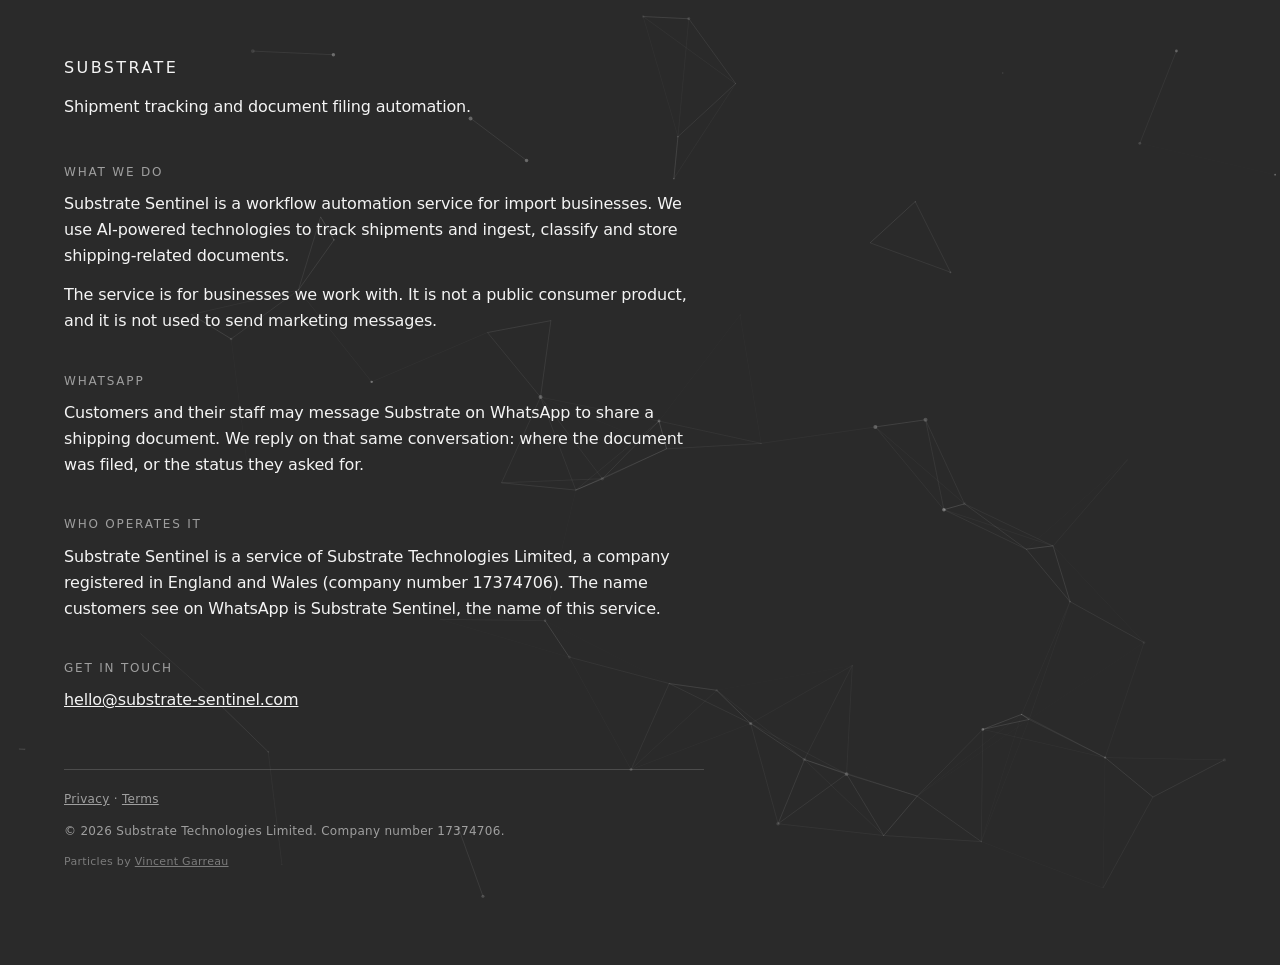
<file: index.html>
<!DOCTYPE html>
<html lang="en">
<head>
  <meta charset="utf-8">
  <meta name="viewport" content="width=device-width, initial-scale=1">
  <title>Substrate</title>
  <meta name="description" content="Shipment tracking and document filing automation. A service of Substrate Technologies Limited.">
  <link rel="stylesheet" href="styles.css?v=7">
</head>
<body>
  <div id="particles-js"></div>
  <main class="wrap">
    <p class="brand">Substrate</p>
    <p class="lede">Shipment tracking and document filing automation.</p>

    <section>
      <p class="label">What we do</p>
      <p>Substrate Sentinel is a workflow automation service for import businesses. We use AI-powered technologies to track shipments and ingest, classify and store shipping-related documents.</p>
      <p>The service is for businesses we work with. It is not a public consumer product, and it is not used to send marketing messages.</p>
    </section>

    <section>
      <p class="label">WhatsApp</p>
      <p>Customers and their staff may message Substrate on WhatsApp to share a shipping document. We reply on that same conversation: where the document was filed, or the status they asked for.</p>
    </section>

    <section>
      <p class="label">Who operates it</p>
      <p>Substrate Sentinel is a service of Substrate Technologies Limited, a company registered in England and Wales (company number 17374706). The name customers see on WhatsApp is Substrate Sentinel, the name of this service.</p>
    </section>

    <section>
      <p class="label">Get in touch</p>
      <p><a href="mailto:hello@substrate-sentinel.com">hello@substrate-sentinel.com</a></p>
    </section>

    <footer>
      <p><a href="privacy.html">Privacy</a> · <a href="terms.html">Terms</a></p>
      <p>© <span id="year"></span> Substrate Technologies Limited. Company number 17374706.</p>
      <p class="credit">Particles by <a href="https://github.com/VincentGarreau/particles.js">Vincent Garreau</a></p>
    </footer>
  </main>
  <script src="particles.min.js"></script>
  <script src="particles-config.js"></script>
  <script>document.getElementById("year").textContent = new Date().getFullYear();</script>
</body>
</html>
</file>
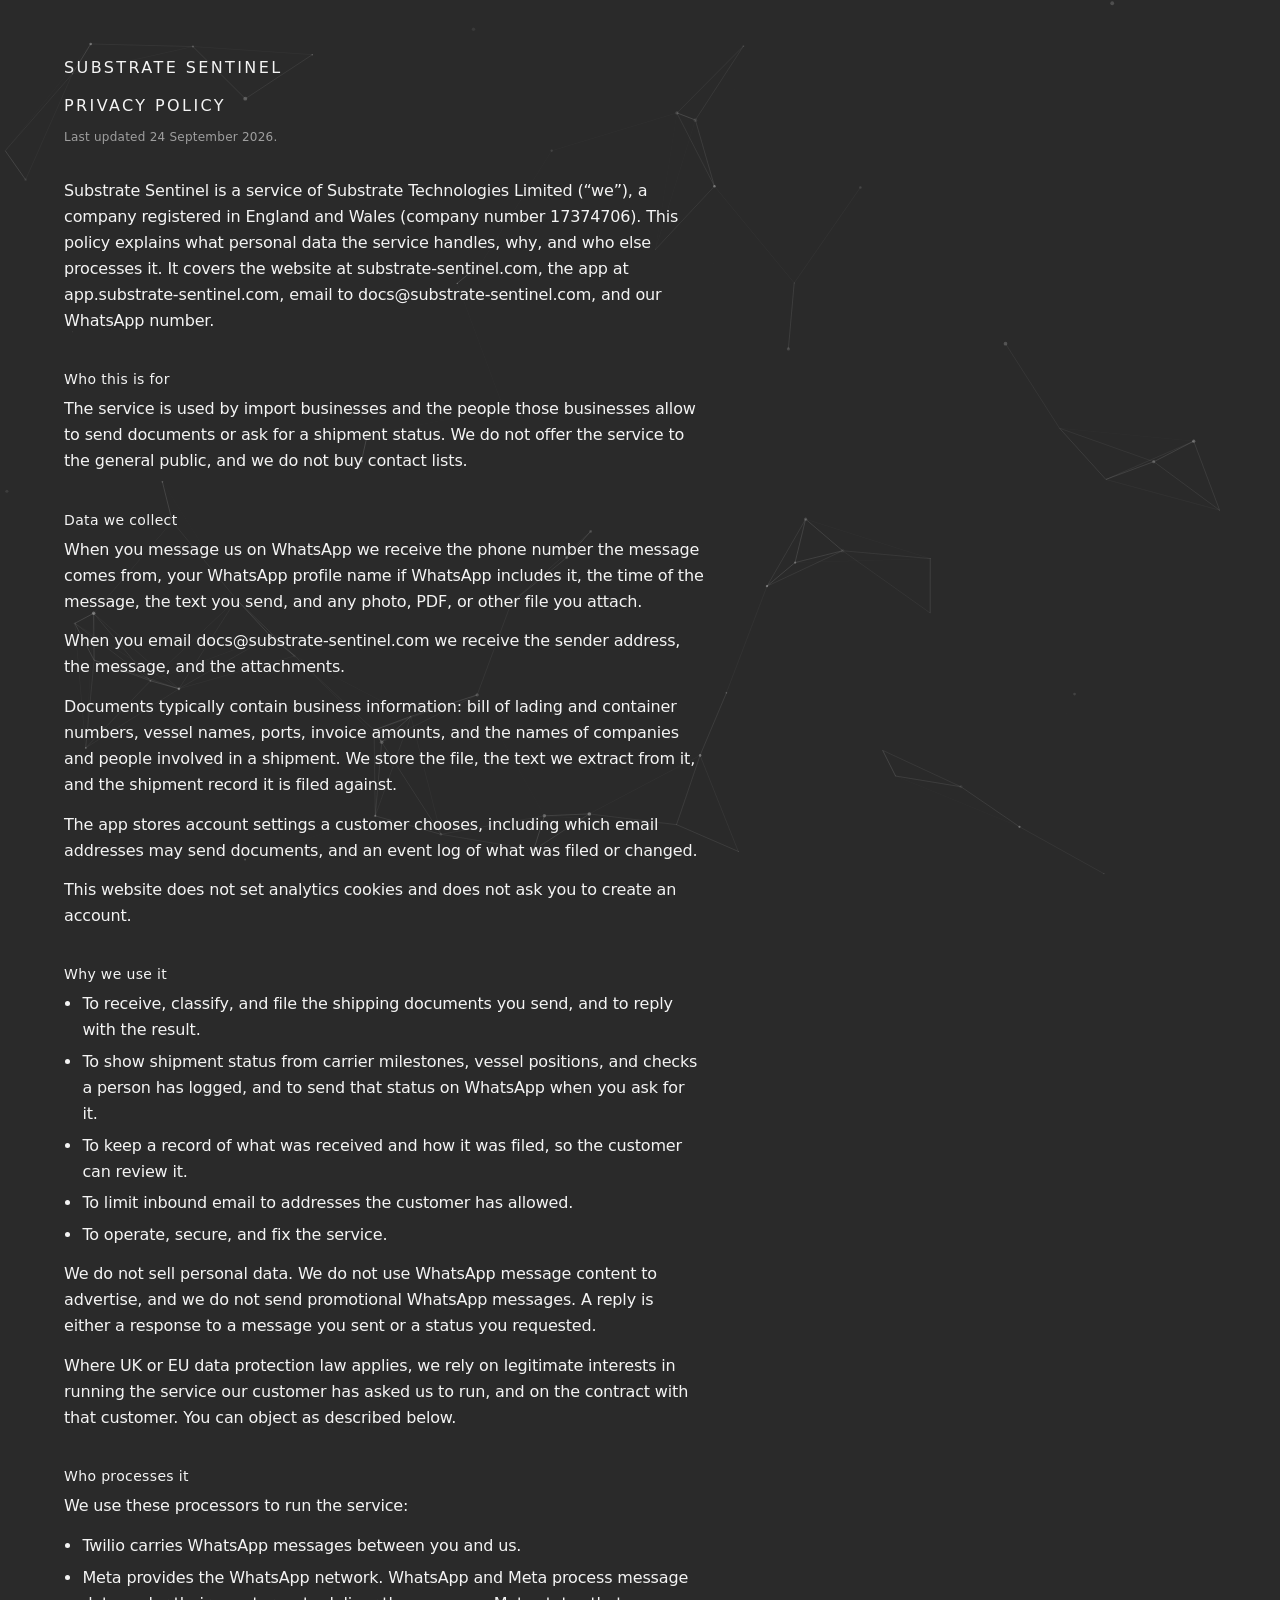
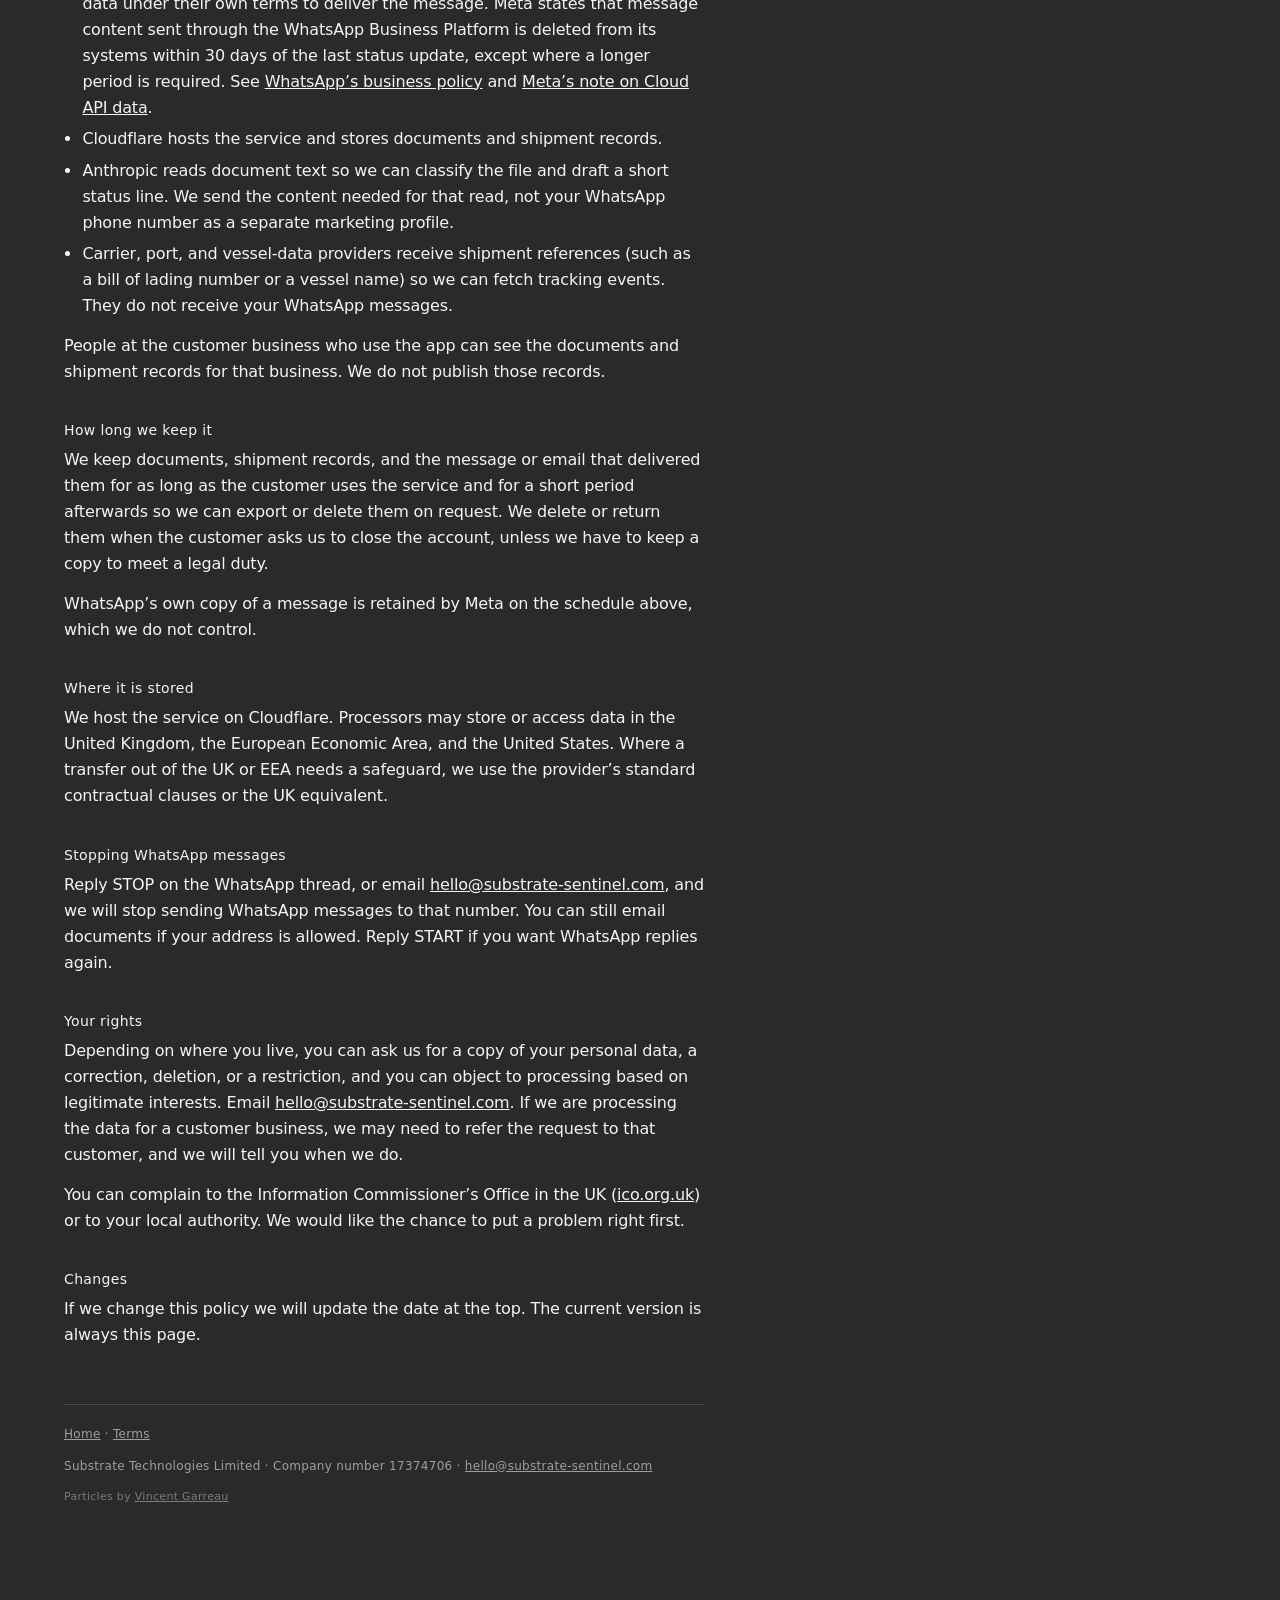
<file: privacy.html>
<!DOCTYPE html>
<html lang="en">
<head>
  <meta charset="utf-8">
  <meta name="viewport" content="width=device-width, initial-scale=1">
  <title>Privacy policy — Substrate Sentinel</title>
  <link rel="stylesheet" href="styles.css?v=7">
</head>
<body>
  <div id="particles-js"></div>
  <main class="wrap">
    <p class="brand"><a href="index.html">Substrate Sentinel</a></p>
    <h1>Privacy policy</h1>
    <p class="meta">Last updated 24 September 2026.</p>

    <p>Substrate Sentinel is a service of Substrate Technologies Limited (“we”), a company registered in England and Wales (company number 17374706). This policy explains what personal data the service handles, why, and who else processes it. It covers the website at substrate-sentinel.com, the app at app.substrate-sentinel.com, email to docs@substrate-sentinel.com, and our WhatsApp number.</p>

    <h2>Who this is for</h2>
    <p>The service is used by import businesses and the people those businesses allow to send documents or ask for a shipment status. We do not offer the service to the general public, and we do not buy contact lists.</p>

    <h2>Data we collect</h2>
    <p>When you message us on WhatsApp we receive the phone number the message comes from, your WhatsApp profile name if WhatsApp includes it, the time of the message, the text you send, and any photo, PDF, or other file you attach.</p>
    <p>When you email docs@substrate-sentinel.com we receive the sender address, the message, and the attachments.</p>
    <p>Documents typically contain business information: bill of lading and container numbers, vessel names, ports, invoice amounts, and the names of companies and people involved in a shipment. We store the file, the text we extract from it, and the shipment record it is filed against.</p>
    <p>The app stores account settings a customer chooses, including which email addresses may send documents, and an event log of what was filed or changed.</p>
    <p>This website does not set analytics cookies and does not ask you to create an account.</p>

    <h2>Why we use it</h2>
    <ul>
      <li>To receive, classify, and file the shipping documents you send, and to reply with the result.</li>
      <li>To show shipment status from carrier milestones, vessel positions, and checks a person has logged, and to send that status on WhatsApp when you ask for it.</li>
      <li>To keep a record of what was received and how it was filed, so the customer can review it.</li>
      <li>To limit inbound email to addresses the customer has allowed.</li>
      <li>To operate, secure, and fix the service.</li>
    </ul>
    <p>We do not sell personal data. We do not use WhatsApp message content to advertise, and we do not send promotional WhatsApp messages. A reply is either a response to a message you sent or a status you requested.</p>
    <p>Where UK or EU data protection law applies, we rely on legitimate interests in running the service our customer has asked us to run, and on the contract with that customer. You can object as described below.</p>

    <h2>Who processes it</h2>
    <p>We use these processors to run the service:</p>
    <ul>
      <li><strong>Twilio</strong> carries WhatsApp messages between you and us.</li>
      <li><strong>Meta</strong> provides the WhatsApp network. WhatsApp and Meta process message data under their own terms to deliver the message. Meta states that message content sent through the WhatsApp Business Platform is deleted from its systems within 30 days of the last status update, except where a longer period is required. See <a href="https://www.whatsapp.com/legal/business-policy">WhatsApp’s business policy</a> and <a href="https://developers.facebook.com/docs/whatsapp/cloud-api/overview/data-privacy-and-security">Meta’s note on Cloud API data</a>.</li>
      <li><strong>Cloudflare</strong> hosts the service and stores documents and shipment records.</li>
      <li><strong>Anthropic</strong> reads document text so we can classify the file and draft a short status line. We send the content needed for that read, not your WhatsApp phone number as a separate marketing profile.</li>
      <li>Carrier, port, and vessel-data providers receive shipment references (such as a bill of lading number or a vessel name) so we can fetch tracking events. They do not receive your WhatsApp messages.</li>
    </ul>
    <p>People at the customer business who use the app can see the documents and shipment records for that business. We do not publish those records.</p>

    <h2>How long we keep it</h2>
    <p>We keep documents, shipment records, and the message or email that delivered them for as long as the customer uses the service and for a short period afterwards so we can export or delete them on request. We delete or return them when the customer asks us to close the account, unless we have to keep a copy to meet a legal duty.</p>
    <p>WhatsApp’s own copy of a message is retained by Meta on the schedule above, which we do not control.</p>

    <h2>Where it is stored</h2>
    <p>We host the service on Cloudflare. Processors may store or access data in the United Kingdom, the European Economic Area, and the United States. Where a transfer out of the UK or EEA needs a safeguard, we use the provider’s standard contractual clauses or the UK equivalent.</p>

    <h2>Stopping WhatsApp messages</h2>
    <p>Reply STOP on the WhatsApp thread, or email <a href="mailto:hello@substrate-sentinel.com">hello@substrate-sentinel.com</a>, and we will stop sending WhatsApp messages to that number. You can still email documents if your address is allowed. Reply START if you want WhatsApp replies again.</p>

    <h2>Your rights</h2>
    <p>Depending on where you live, you can ask us for a copy of your personal data, a correction, deletion, or a restriction, and you can object to processing based on legitimate interests. Email <a href="mailto:hello@substrate-sentinel.com">hello@substrate-sentinel.com</a>. If we are processing the data for a customer business, we may need to refer the request to that customer, and we will tell you when we do.</p>
    <p>You can complain to the Information Commissioner’s Office in the UK (<a href="https://ico.org.uk">ico.org.uk</a>) or to your local authority. We would like the chance to put a problem right first.</p>

    <h2>Changes</h2>
    <p>If we change this policy we will update the date at the top. The current version is always this page.</p>

    <footer>
      <p><a href="index.html">Home</a> · <a href="terms.html">Terms</a></p>
      <p>Substrate Technologies Limited · Company number 17374706 · <a href="mailto:hello@substrate-sentinel.com">hello@substrate-sentinel.com</a></p>
      <p class="credit">Particles by <a href="https://github.com/VincentGarreau/particles.js">Vincent Garreau</a></p>
    </footer>
  </main>
  <script src="particles.min.js"></script>
  <script src="particles-config.js"></script>
</body>
</html>
</file>
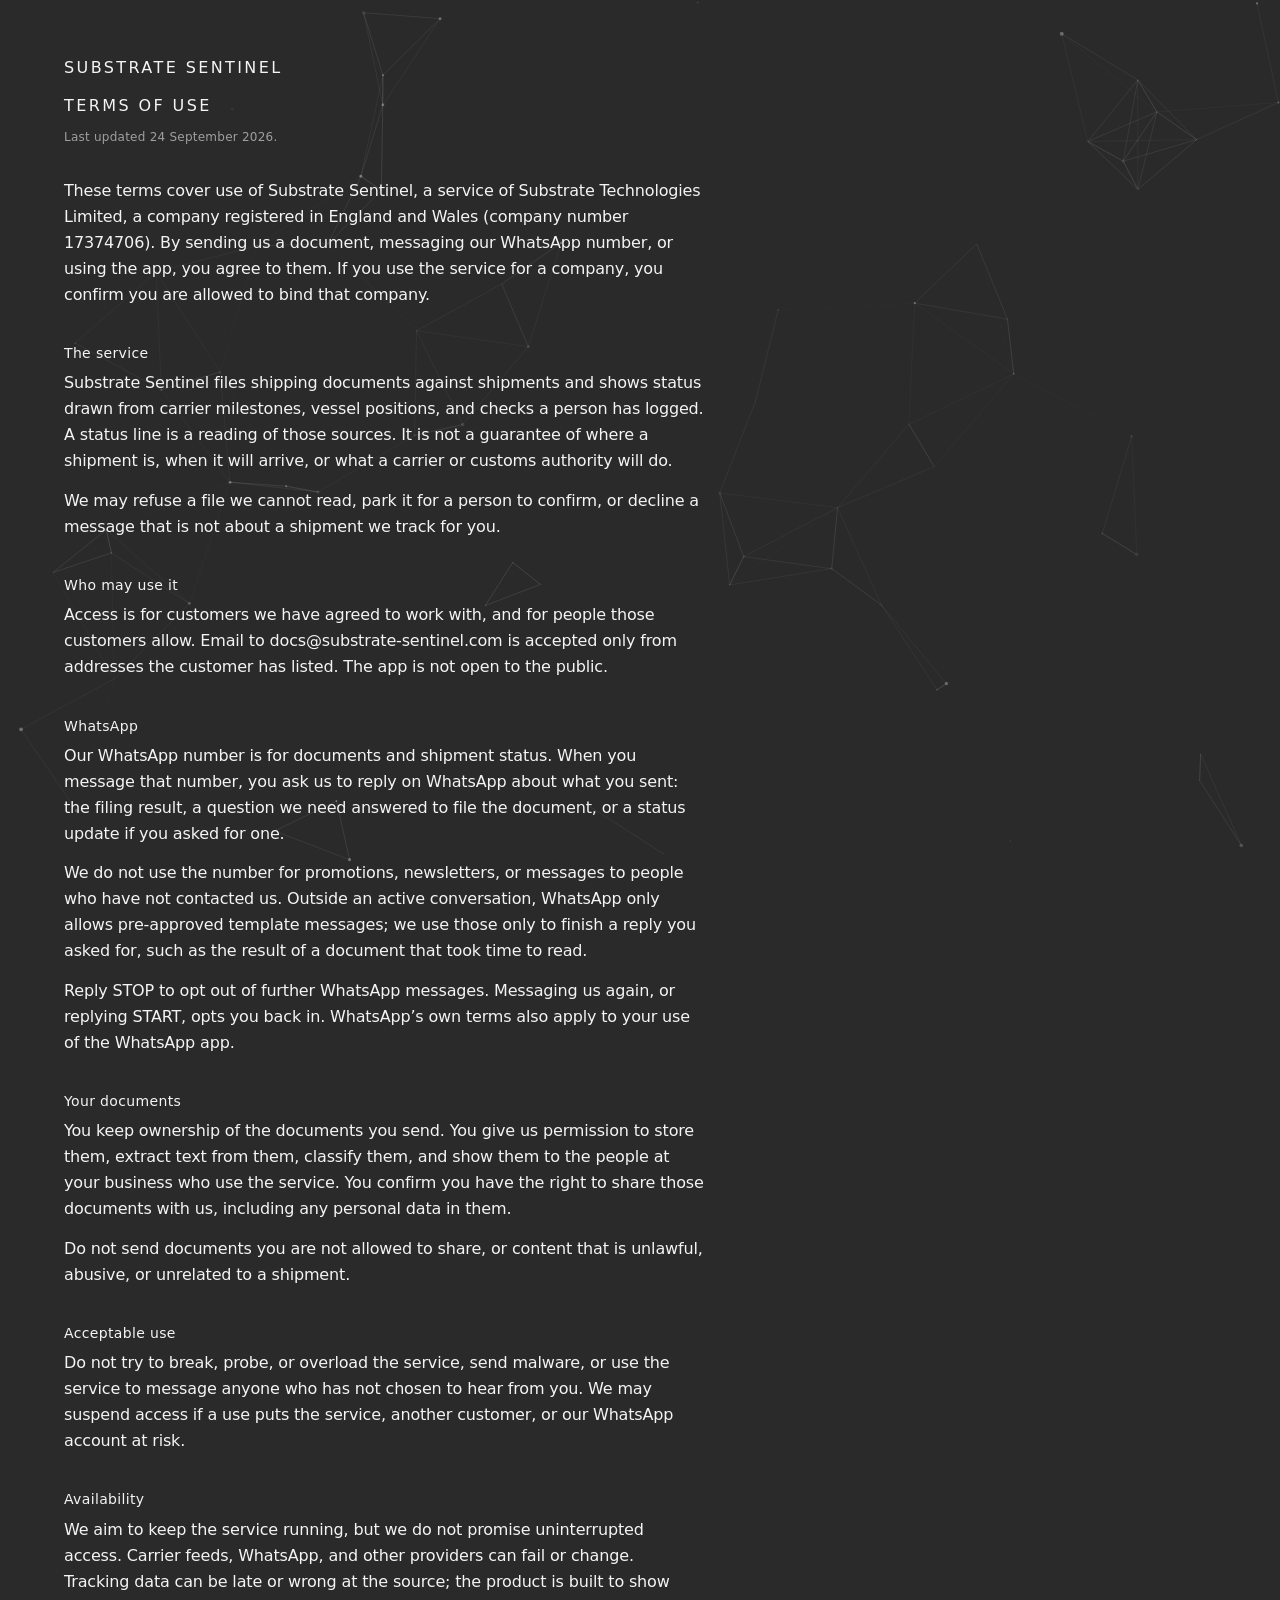
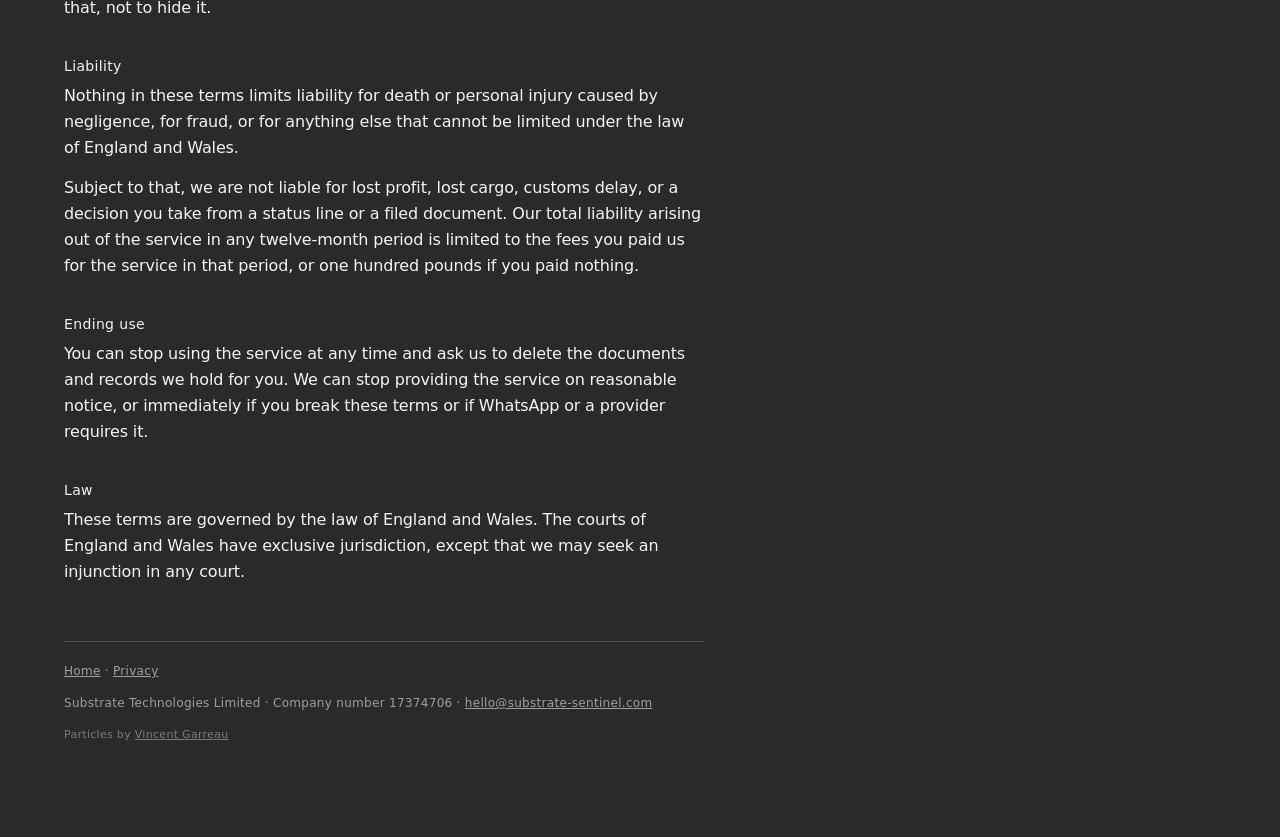
<file: terms.html>
<!DOCTYPE html>
<html lang="en">
<head>
  <meta charset="utf-8">
  <meta name="viewport" content="width=device-width, initial-scale=1">
  <title>Terms — Substrate Sentinel</title>
  <link rel="stylesheet" href="styles.css?v=7">
</head>
<body>
  <div id="particles-js"></div>
  <main class="wrap">
    <p class="brand"><a href="index.html">Substrate Sentinel</a></p>
    <h1>Terms of use</h1>
    <p class="meta">Last updated 24 September 2026.</p>

    <p>These terms cover use of Substrate Sentinel, a service of Substrate Technologies Limited, a company registered in England and Wales (company number 17374706). By sending us a document, messaging our WhatsApp number, or using the app, you agree to them. If you use the service for a company, you confirm you are allowed to bind that company.</p>

    <h2>The service</h2>
    <p>Substrate Sentinel files shipping documents against shipments and shows status drawn from carrier milestones, vessel positions, and checks a person has logged. A status line is a reading of those sources. It is not a guarantee of where a shipment is, when it will arrive, or what a carrier or customs authority will do.</p>
    <p>We may refuse a file we cannot read, park it for a person to confirm, or decline a message that is not about a shipment we track for you.</p>

    <h2>Who may use it</h2>
    <p>Access is for customers we have agreed to work with, and for people those customers allow. Email to docs@substrate-sentinel.com is accepted only from addresses the customer has listed. The app is not open to the public.</p>

    <h2>WhatsApp</h2>
    <p>Our WhatsApp number is for documents and shipment status. When you message that number, you ask us to reply on WhatsApp about what you sent: the filing result, a question we need answered to file the document, or a status update if you asked for one.</p>
    <p>We do not use the number for promotions, newsletters, or messages to people who have not contacted us. Outside an active conversation, WhatsApp only allows pre-approved template messages; we use those only to finish a reply you asked for, such as the result of a document that took time to read.</p>
    <p>Reply STOP to opt out of further WhatsApp messages. Messaging us again, or replying START, opts you back in. WhatsApp’s own terms also apply to your use of the WhatsApp app.</p>

    <h2>Your documents</h2>
    <p>You keep ownership of the documents you send. You give us permission to store them, extract text from them, classify them, and show them to the people at your business who use the service. You confirm you have the right to share those documents with us, including any personal data in them.</p>
    <p>Do not send documents you are not allowed to share, or content that is unlawful, abusive, or unrelated to a shipment.</p>

    <h2>Acceptable use</h2>
    <p>Do not try to break, probe, or overload the service, send malware, or use the service to message anyone who has not chosen to hear from you. We may suspend access if a use puts the service, another customer, or our WhatsApp account at risk.</p>

    <h2>Availability</h2>
    <p>We aim to keep the service running, but we do not promise uninterrupted access. Carrier feeds, WhatsApp, and other providers can fail or change. Tracking data can be late or wrong at the source; the product is built to show that, not to hide it.</p>

    <h2>Liability</h2>
    <p>Nothing in these terms limits liability for death or personal injury caused by negligence, for fraud, or for anything else that cannot be limited under the law of England and Wales.</p>
    <p>Subject to that, we are not liable for lost profit, lost cargo, customs delay, or a decision you take from a status line or a filed document. Our total liability arising out of the service in any twelve-month period is limited to the fees you paid us for the service in that period, or one hundred pounds if you paid nothing.</p>

    <h2>Ending use</h2>
    <p>You can stop using the service at any time and ask us to delete the documents and records we hold for you. We can stop providing the service on reasonable notice, or immediately if you break these terms or if WhatsApp or a provider requires it.</p>

    <h2>Law</h2>
    <p>These terms are governed by the law of England and Wales. The courts of England and Wales have exclusive jurisdiction, except that we may seek an injunction in any court.</p>

    <footer>
      <p><a href="index.html">Home</a> · <a href="privacy.html">Privacy</a></p>
      <p>Substrate Technologies Limited · Company number 17374706 · <a href="mailto:hello@substrate-sentinel.com">hello@substrate-sentinel.com</a></p>
      <p class="credit">Particles by <a href="https://github.com/VincentGarreau/particles.js">Vincent Garreau</a></p>
    </footer>
  </main>
  <script src="particles.min.js"></script>
  <script src="particles-config.js"></script>
</body>
</html>
</file>
<file: styles.css>
:root {
  color-scheme: dark;
  --bg: #2a2a2a;
  --ink: #f4f4f4;
  --muted: rgba(255, 255, 255, 0.55);
  --line: rgba(255, 255, 255, 0.16);
}

* { box-sizing: border-box; }

html { background: var(--bg); }

body {
  margin: 0;
  background: var(--bg);
  color: var(--ink);
  font-family: system-ui, -apple-system, sans-serif;
  font-size: 16px;
  font-weight: 300;
  line-height: 26px;
  letter-spacing: -0.01em;
  -webkit-font-smoothing: antialiased;
}

#particles-js {
  position: fixed;
  inset: 0;
  z-index: 0;
}

.wrap {
  position: relative;
  z-index: 1;
  max-width: 48rem;
  margin: 0;
  padding: 3.5rem 4rem 5rem;
}

@media (max-width: 1023px) {
  .wrap { padding-left: 3rem; padding-right: 3rem; }
}

@media (max-width: 767px) {
  .wrap { padding: 2.5rem 1.5rem 4rem; }
}

.brand {
  margin: 0 0 0.85rem;
  font-size: 16px;
  font-weight: 500;
  letter-spacing: 0.15em;
  line-height: 24px;
  text-transform: uppercase;
}

.brand a { color: inherit; text-decoration: none; }

.lede {
  margin: 0 0 2.75rem;
  max-width: 36rem;
  font-weight: 300;
}

.label {
  margin: 2.4rem 0 0.7rem;
  font-size: 12px;
  font-weight: 200;
  letter-spacing: 0.15em;
  line-height: 16px;
  text-transform: uppercase;
  color: var(--muted);
}

p { margin: 0 0 0.85rem; }

a { color: inherit; }

h1 {
  margin: 0 0 0.4rem;
  font-size: 16px;
  font-weight: 500;
  letter-spacing: 0.15em;
  line-height: 24px;
  text-transform: uppercase;
}

h2 {
  margin: 2.2rem 0 0.45rem;
  font-size: 14px;
  font-weight: 200;
  letter-spacing: 0.025em;
  line-height: 20px;
}

.meta {
  margin: 0 0 1.75rem;
  color: var(--muted);
  font-size: 12px;
  font-weight: 200;
  letter-spacing: 0.02em;
}

ul {
  margin: 0 0 0.85rem;
  padding-left: 1.15rem;
  font-weight: 300;
}

li { margin: 0 0 0.35rem; }

footer {
  margin-top: 3.5rem;
  padding-top: 1.25rem;
  border-top: 1px solid var(--line);
  color: var(--muted);
  font-size: 12px;
  font-weight: 200;
  letter-spacing: 0.025em;
  line-height: 18px;
}

.credit {
  margin-top: 0.8rem;
  font-size: 11px;
  opacity: 0.7;
}

strong { font-weight: 500; }
</file>
